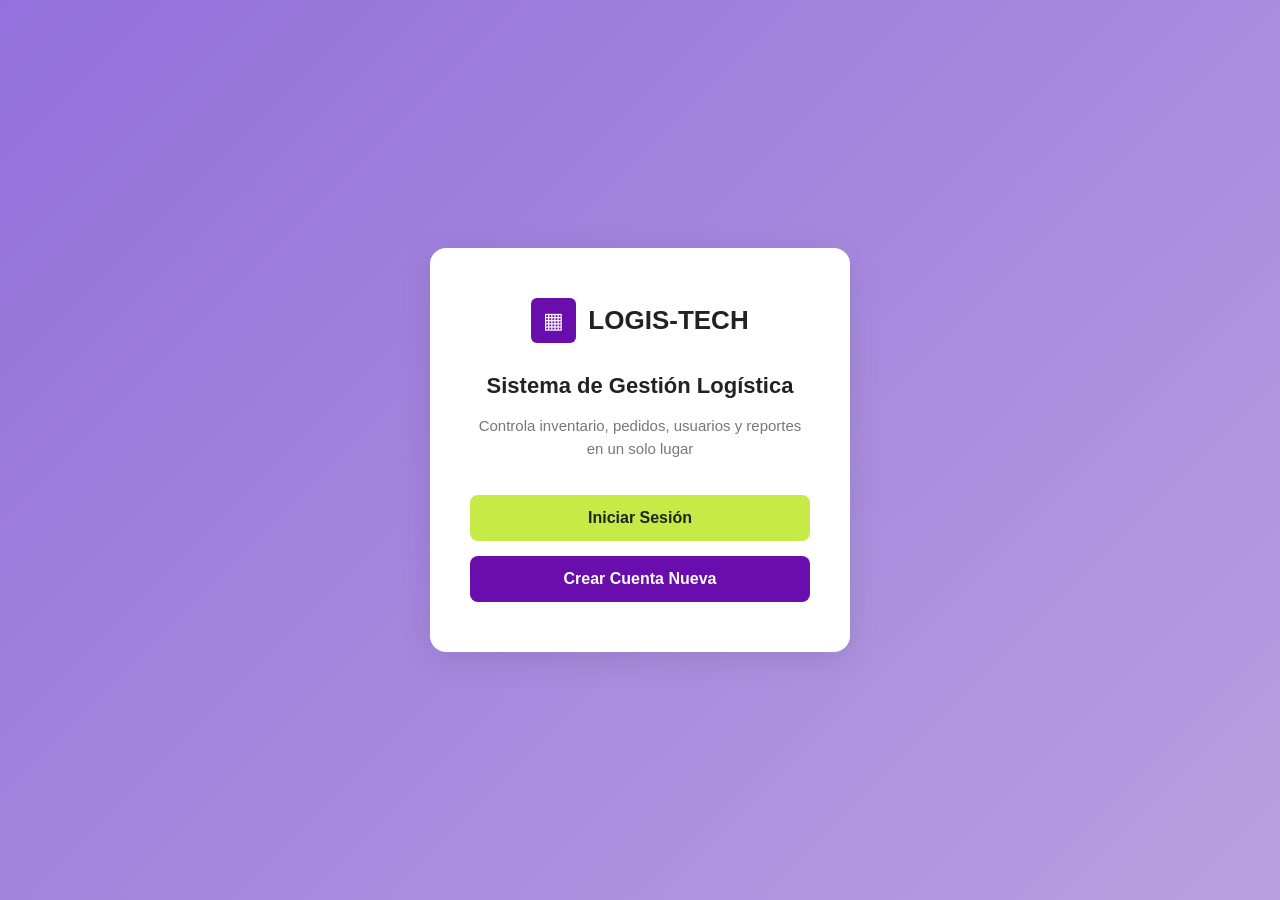
<file: index.html>
<!DOCTYPE html>
<html lang="es">
<head>
    <meta charset="UTF-8">
    <meta name="viewport" content="width=device-width, initial-scale=1.0">
    <title>LOGIS-TECH | Inicio</title>
    <link rel="stylesheet" href="styles.css">
    <style>
        /* SOLO para esta pantalla — NO afecta otras */
        .contenedor-centro {
            background: linear-gradient(135deg, #9370DB 0%, #B8A0E0 100%) !important;
        }

        .tarjeta-inicio {
            background: #FFFFFF;
            padding: 50px 40px;
            border-radius: 16px;
            box-shadow: 0 8px 32px rgba(0, 0, 0, 0.1);
            width: 100%;
            max-width: 420px;
            text-align: center;
        }

        .logo-contenedor {
            display: flex;
            align-items: center;
            justify-content: center;
            gap: 12px;
            margin-bottom: 25px;
        }

        .logo-icono {
            width: 45px;
            height: 45px;
            background: #6A0DAD;
            border-radius: 6px;
            display: flex;
            align-items: center;
            justify-content: center;
            color: white;
            font-size: 22px;
        }

        .logo-texto {
            font-size: 26px;
            font-weight: 700;
            color: #222;
        }

        h2 {
            font-size: 22px;
            color: #222;
            margin-bottom: 12px;
            font-weight: 600;
        }

        .descripcion {
            color: #777;
            font-size: 15px;
            margin-bottom: 35px;
            line-height: 1.5;
        }

        .btn-verde-inicio {
            width: 100%;
            padding: 14px;
            background: #C7EA46;
            color: #222;
            border: none;
            border-radius: 8px;
            font-size: 16px;
            font-weight: 600;
            cursor: pointer;
            margin-bottom: 15px;
            transition: opacity 0.2s;
        }

        .btn-verde-inicio:hover {
            opacity: 0.95;
        }

        .btn-morado-inicio {
            width: 100%;
            padding: 14px;
            background: #6A0DAD;
            color: white;
            border: none;
            border-radius: 8px;
            font-size: 16px;
            font-weight: 600;
            cursor: pointer;
            transition: opacity 0.2s;
        }

        .btn-morado-inicio:hover {
            opacity: 0.95;
        }
    </style>
</head>
<body>
    <div class="contenedor-centro">
        <div class="tarjeta-inicio">
            <!-- Logo igual al de Iniciar Sesión -->
            <div class="logo-contenedor">
                <div class="logo-icono">▦</div>
                <span class="logo-texto">LOGIS-TECH</span>
            </div>

            <h2>Sistema de Gestión Logística</h2>
            <p class="descripcion">Controla inventario, pedidos, usuarios y reportes en un solo lugar</p>

            <button class="btn-verde-inicio" onclick="window.location.href='login.html'">Iniciar Sesión</button>
            <button class="btn-morado-inicio" onclick="window.location.href='registro.html'">Crear Cuenta Nueva</button>
        </div>
    </div>
</body>
</html>
</file>
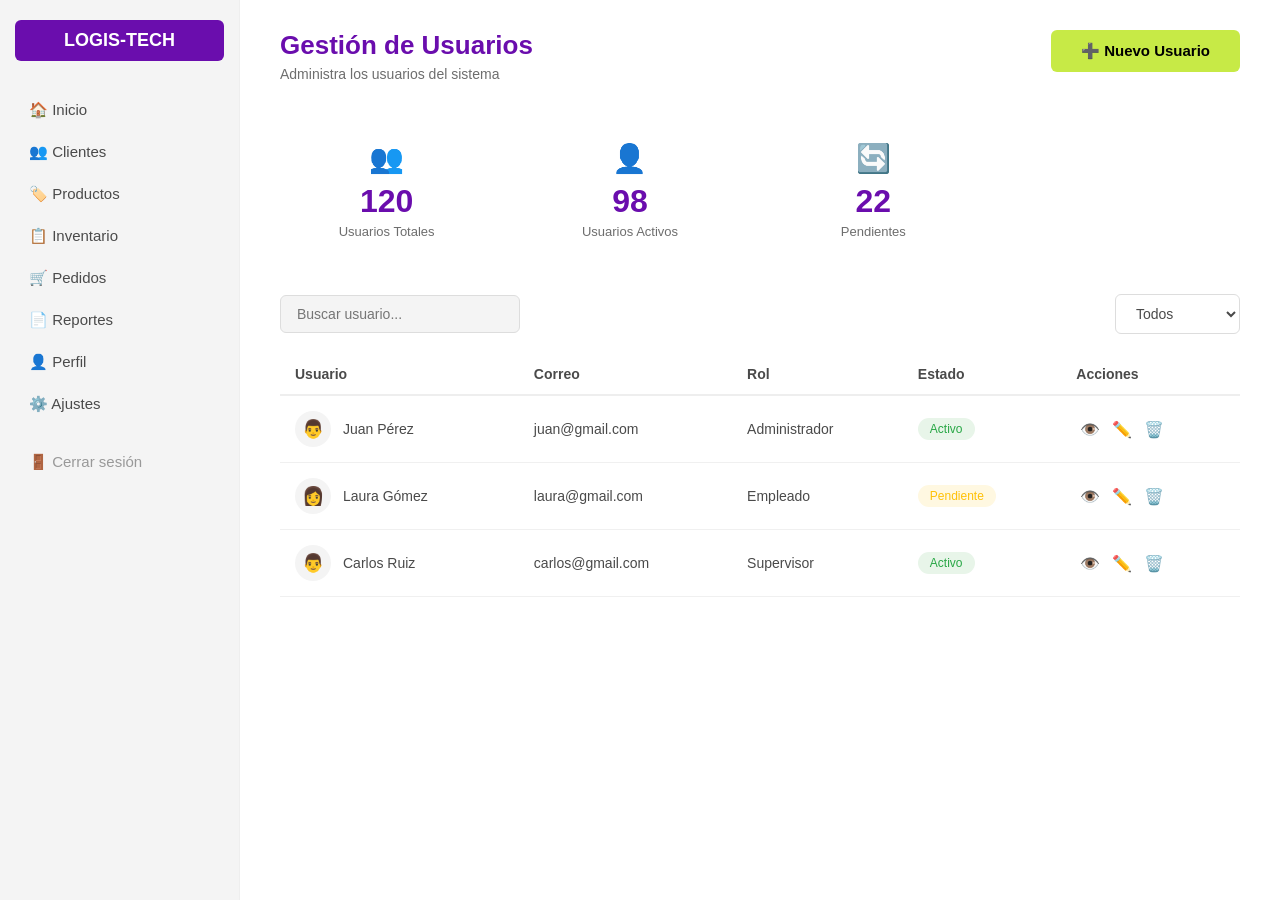
<file: clientes.html>
<!DOCTYPE html>
<html lang="es">
<head>
    <meta charset="UTF-8">
    <meta name="viewport" content="width=device-width, initial-scale=1.0">
    <title>Usuarios | LOGIS-TECH</title>
    <style>
        /* ======================================================
           🎨 COLORES ORIGINALES DEL PROYECTO — TAL CUAL LA TABLA
           ====================================================== */
        :root {
            --morado-principal: #6A0DAD;      /* Morado principal — logo, menú, títulos */
            --verde-limon: #C7EA46;          /* Verde limón — botones, elemento activo */
            --blanco: #FFFFFF;               /* Fondo principal */
            --gris-claro: #F4F4F4;           /* Tarjetas, formularios */
            --gris-oscuro: #4A4A4A;          /* Texto, elementos secundarios */
            --rojo-suave: #FF6B6B;           /* Mensajes de error / Cancelado */
            /* Colores de estado */
            --color-activo: #28A745;
            --color-pendiente: #FFC107;
            --bg-activo: #E8F5E9;
            --bg-pendiente: #FFF8E1;
        }

        * { margin: 0; padding: 0; box-sizing: border-box; }
        body { 
            background: var(--blanco) !important; 
            font-family: 'Segoe UI', sans-serif; 
            color: var(--gris-oscuro);
        }

        .layout { display: flex; min-height: 100vh; }

        /* ==============================================
           🟣 SIDEBAR — IGUAL A TU DISEÑO
           ============================================== */
        .sidebar {
            width: 240px;
            background: #F4F4F4 !important;
            padding: 20px 15px;
            position: fixed;
            height: 100vh;
            top: 0;
            left: 0;
            border-right: 1px solid #eee;
        }

        .sidebar-logo {
            background: var(--morado-principal) !important;
            color: var(--blanco) !important;
            font-size: 18px;
            font-weight: 700;
            text-align: center;
            padding: 10px;
            margin-bottom: 30px;
            border-radius: 6px;
        }

        .sidebar a {
            display: flex;
            align-items: center;
            gap: 10px;
            padding: 10px 14px;
            color: var(--gris-oscuro);
            text-decoration: none;
            margin: 4px 0;
            border-radius: 6px;
            font-size: 15px;
            transition: all 0.2s ease;
        }

        .sidebar a.activo {
            background: var(--verde-limon) !important;
            color: var(--gris-oscuro) !important;
            font-weight: 700;
        }
    
.sidebar a:hover:not(.activo) {
    background:rgba(106,13,173,0.05);
    color:var(--morado-principal);
      }
        .cerrar-sesion {
            color: #999 !important;
            margin-top: 20px !important;
        }

        /* ==============================================
           📋 CONTENIDO PRINCIPAL
           ============================================== */
        .contenido-principal {
            flex: 1;
            margin-left: 240px;
            padding: 30px 40px;
            background: var(--blanco);
        }

        .cabecera-pagina {
            display: flex;
            justify-content: space-between;
            align-items: flex-start;
            margin-bottom: 40px;
        }

        .titulo-pagina h1 {
            font-size: 26px;
            color: var(--morado-principal);
            margin-bottom: 5px;
            font-weight: 700;
        }

        .titulo-pagina p {
            color: var(--gris-oscuro);
            font-size: 14px;
            opacity: 0.8;
        }

        .btn-nuevo {
            background: var(--verde-limon) !important;
            color: #000000 !important;
            border: none;
            padding: 12px 30px;
            border-radius: 6px;
            font-size: 15px;
            font-weight: 600;
            cursor: pointer;
            display: flex;
            align-items: center;
            gap: 8px;
        }

        /* Tarjetas de estadísticas */
        .tarjetas-estadisticas {
            display: grid;
            grid-template-columns: repeat(3, 1fr);
            gap: 30px;
            margin-bottom: 35px;
            max-width: 700px;
        }

        .tarjeta-estadistica {
            background: var(--blanco);
            padding: 20px;
            border-radius: 12px;
            box-shadow: 0 2px 8px rgba(0,0,0,0,06);
            text-align: center;
        }

        .tarjeta-estadistica .icono {
            font-size: 28px;
            color: var(--morado-principal);
            margin-bottom: 8px;
        }

        .tarjeta-estadistica .numero {
            font-size: 32px;
            font-weight: 700;
            color: var(--morado-principal);
            margin-bottom: 4px;
        }

        .tarjeta-estadistica .etiqueta {
            font-size: 13px;
            color: var(--gris-oscuro);
            opacity: 0.8;
        }

        /* Barra de búsqueda y filtros */
        .barra-superior {
            display: flex;
            justify-content: space-between;
            align-items: center;
            margin-bottom: 20px;
        }

        .buscador {
            padding: 10px 16px;
            border: 1px solid #ddd;
            border-radius: 6px;
            background: var(--gris-claro);
            font-size: 14px;
            width: 240px;
        }

        .filtro {
            padding: 10px 16px;
            border: 1px solid #ddd;
            border-radius: 6px;
            background: var(--blanco);
            font-size: 14px;
            color: var(--gris-oscuro);
        }

        /* Tabla de usuarios */
        .tabla-contenedor {
            width: 100%;
        }

        table { width: 100%; border-collapse: separate; border-spacing: 0; }
        th {
            text-align: left;
            padding: 12px 15px;
            font-size: 14px;
            color: var(--gris-oscuro);
            font-weight: 600;
            border-bottom: 2px solid #eee;
        }
        td {
            padding: 15px;
            font-size: 14px;
            color: var(--gris-oscuro);
            border-bottom: 1px solid #f0f0f0;
            vertical-align: middle;
        }

        /* Columna Usuario — Foto + Nombre */
        .usuario-fila {
            display: flex;
            align-items: center;
            gap: 12px;
        }

        .avatar {
            width: 36px;
            height: 36px;
            border-radius: 50%;
            background: var(--gris-claro);
            display: flex;
            align-items: center;
            justify-content: center;
            font-size: 18px;
            overflow: hidden;
        }

        .avatar img {
            width: 100%;
            height: 100%;
            object-fit: cover;
        }

        /* Badges de Estado */
        .badge {
            padding: 4px 12px;
            border-radius: 12px;
            font-size: 12px;
            font-weight: 500;
            display: inline-block;
        }
        .badge-activo { background: var(--bg-activo); color: var(--color-activo); }
        .badge-pendiente { background: var(--bg-pendiente); color: var(--color-pendiente); }

        /* Acciones */
        .acciones button {
            background: none;
            border: none;
            cursor: pointer;
            font-size: 16px;
            margin: 0 4px;
            color: var(--gris-oscuro);
            transition: color 0.2s;
        }
        .acciones button:hover { color: var(--morado-principal); }
        .acciones .btn-eliminar:hover { color: var(--rojo-suave); }
   </style>
</head>
<body>
    <div class="layout">
        <!-- Sidebar — TODO EL CONTENIDO IGUAL, SOLO COLORES CORREGIDOS -->
         <aside class="sidebar">
            <div class="sidebar-logo">LOGIS-TECH</div>
            <a href="dashboard.html">🏠 Inicio</a>
            <a href="clientes.html">👥 Clientes</a>
            <a href="productos.html">🏷️ Productos</a>
            <a href="inventario.html">📋 Inventario</a>
            <a href="pedidos.html">🛒 Pedidos</a>
            <a href="reportes.html">📄 Reportes</a>
            <a href="perfil.html">👤 Perfil</a>
            <a href="ajustes.html">⚙️ Ajustes</a>
            <a href="login.html" class="cerrar-sesion">🚪 Cerrar sesión</a>
        </aside>

        <!-- ==============================================
             📋 CONTENIDO — IGUAL A TU IMAGEN
             ============================================== -->
        <main class="contenido-principal">
            <!-- Cabecera -->
            <div class="cabecera-pagina">
                <div class="titulo-pagina">
                    <h1>Gestión de Usuarios</h1>
                    <p>Administra los usuarios del sistema</p>
                </div>
                <button class="btn-nuevo">➕ Nuevo Usuario</button>
            </div>

            <!-- Tarjetas de estadísticas -->
            <div class="tarjetas-estadisticas">
                <div class="tarjeta-estadistica">
                    <div class="icono">👥</div>
                    <div class="numero">120</div>
                    <div class="etiqueta">Usuarios Totales</div>
                </div>
                <div class="tarjeta-estadistica">
                    <div class="icono">👤</div>
                    <div class="numero">98</div>
                    <div class="etiqueta">Usuarios Activos</div>
                </div>
                <div class="tarjeta-estadistica">
                    <div class="icono">🔄</div>
                    <div class="numero">22</div>
                    <div class="etiqueta">Pendientes</div>
                </div>
            </div>

            <!-- Buscador + Filtro -->
            <div class="barra-superior">
                <input type="text" class="buscador" placeholder="Buscar usuario...">
                <select class="filtro">
                    <option>Todos</option>
                    <option>Activos</option>
                    <option>Pendientes</option>
                </select>
            </div>

            <!-- Tabla de Usuarios -->
            <div class="tabla-contenedor">
                <table>
                    <thead>
                        <tr>
                            <th>Usuario</th>
                            <th>Correo</th>
                            <th>Rol</th>
                            <th>Estado</th>
                            <th>Acciones</th>
                        </tr>
                    </thead>
                    <tbody>
                        <tr>
                            <td>
                                <div class="usuario-fila">
                                    <div class="avatar">👨</div>
                                    <span>Juan Pérez</span>
                                </div>
                            </td>
                            <td>juan@gmail.com</td>
                            <td>Administrador</td>
                            <td><span class="badge badge-activo">Activo</span></td>
                            <td class="acciones">
                                <button>👁️</button>
                                <button>✏️</button>
                                <button class="btn-eliminar">🗑️</button>
                            </td>
                        </tr>
                        <tr>
                            <td>
                                <div class="usuario-fila">
                                    <div class="avatar">👩</div>
                                    <span>Laura Gómez</span>
                                </div>
                            </td>
                            <td>laura@gmail.com</td>
                            <td>Empleado</td>
                            <td><span class="badge badge-pendiente">Pendiente</span></td>
                            <td class="acciones">
                                <button>👁️</button>
                                <button>✏️</button>
                                <button class="btn-eliminar">🗑️</button>
                            </td>
                        </tr>
                        <tr>
                            <td>
                                <div class="usuario-fila">
                                    <div class="avatar">👨</div>
                                    <span>Carlos Ruiz</span>
                                </div>
                            </td>
                            <td>carlos@gmail.com</td>
                            <td>Supervisor</td>
                            <td><span class="badge badge-activo">Activo</span></td>
                            <td class="acciones">
                                <button>👁️</button>
                                <button>✏️</button>
                                <button class="btn-eliminar">🗑️</button>
                            </td>
                        </tr>
                    </tbody>
                </table>
            </div>
        </main>
    </div>
</body>
</html>
</file>
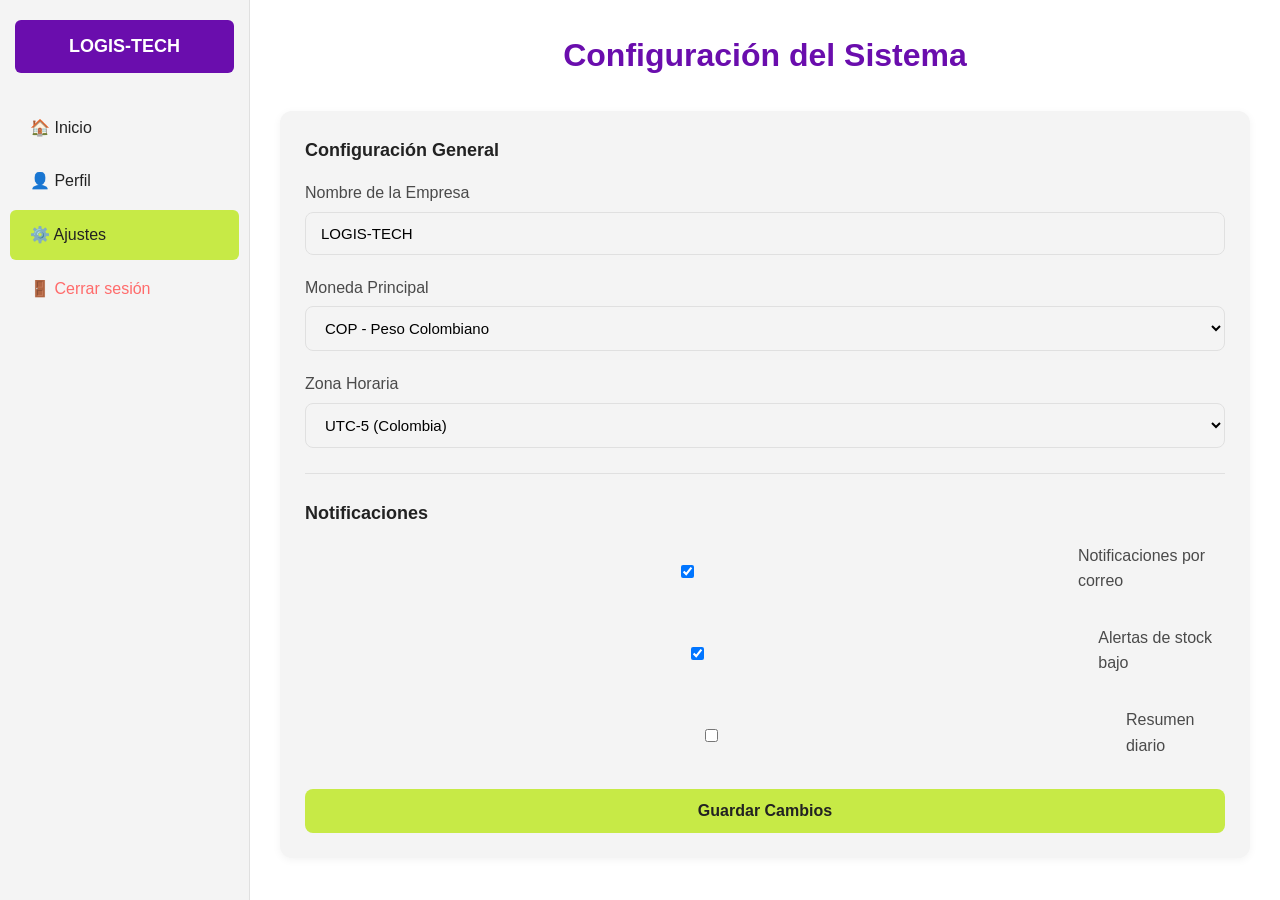
<file: configuracion.html>
<!DOCTYPE html>
<html lang="es">
<head>
    <meta charset="UTF-8">
    <meta name="viewport" content="width=device-width, initial-scale=1.0">
    <title>Configuración | LOGIS-TECH</title>
    <link rel="stylesheet" href="styles.css">
</head>
<body>
    <div class="layout">
        <aside class="sidebar">
            <div class="sidebar-logo">LOGIS-TECH</div>
            <a href="dashboard.html">🏠 Inicio</a>
            <a href="perfil.html">👤 Perfil</a>
            <a href="configuracion.html" class="activo">⚙️ Ajustes</a>
            <a href="login.html" style="color:var(--rojo-suave);">🚪 Cerrar sesión</a>
        </aside>

        <main class="contenido-principal">
            <h1>Configuración del Sistema</h1>
            <div class="tabla-contenedor">
                <h3>Configuración General</h3>
                <form>
                    <div class="grupo-input">
                        <label>Nombre de la Empresa</label>
                        <input type="text" value="LOGIS-TECH">
                    </div>
                    <div class="grupo-input">
                        <label>Moneda Principal</label>
                        <select>
                            <option selected>COP - Peso Colombiano</option>
                            <option>USD - Dólar</option>
                            <option>EUR - Euro</option>
                        </select>
                    </div>
                    <div class="grupo-input">
                        <label>Zona Horaria</label>
                        <select>
                            <option selected>UTC-5 (Colombia)</option>
                            <option>UTC-4</option>
                        </select>
                    </div>
                    <hr>
                    <h3>Notificaciones</h3>
                    <div class="checkbox-grupo">
                        <input type="checkbox" id="notif1" checked>
                        <label for="notif1">Notificaciones por correo</label>
                    </div>
                    <div class="checkbox-grupo">
                        <input type="checkbox" id="notif2" checked>
                        <label for="notif2">Alertas de stock bajo</label>
                    </div>
                    <div class="checkbox-grupo">
                        <input type="checkbox" id="notif3">
                        <label for="notif3">Resumen diario</label>
                    </div>
                    <button type="button" class="btn btn-verde">Guardar Cambios</button>
                </form>
            </div>
        </main>
    </div>
</body>
</html>
</file>
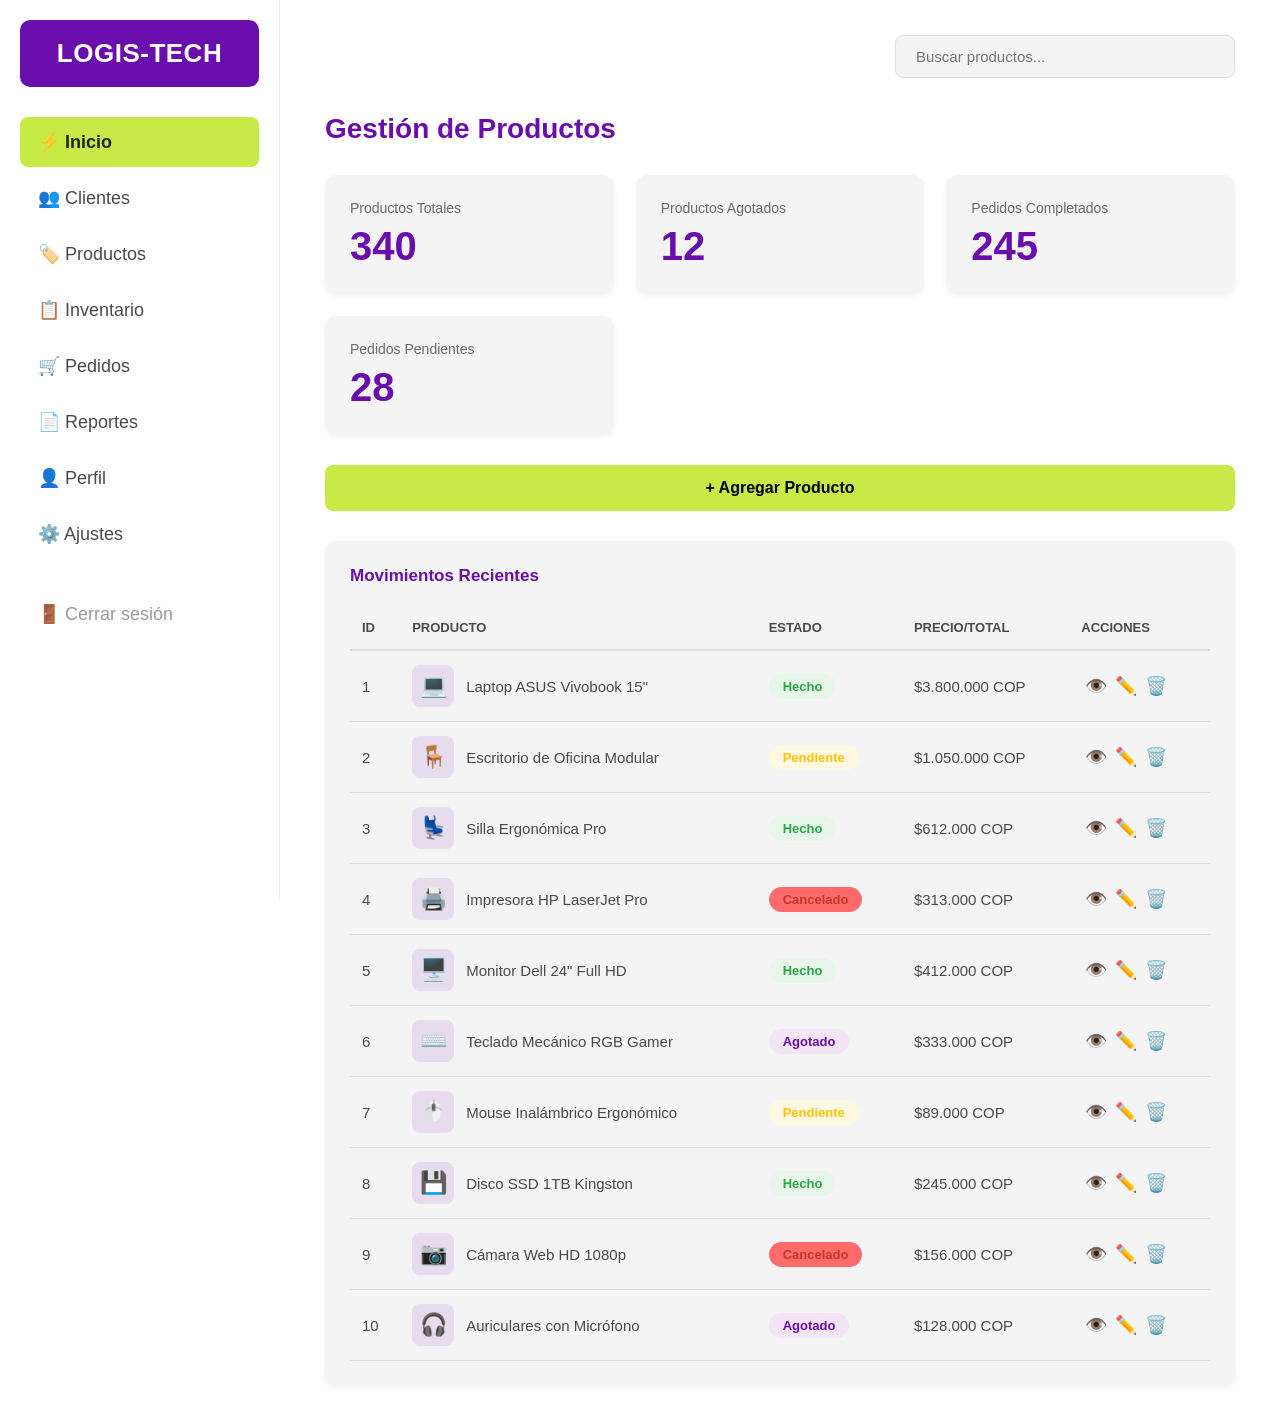
<file: dashboard.html>
<!DOCTYPE html>
<html lang="es">
<head>
    <meta charset="UTF-8">
    <meta name="viewport" content="width=device-width, initial-scale=1.0">
    <title>Dashboard | LOGIS-TECH</title>
    <style>
        /* ======================================================
           🎨 COLORES ORIGINALES DEL PROYECTO + AJUSTES DE IMAGEN
           ====================================================== */
        :root {
            --morado-principal: #6A0DAD;      /* Morado principal — logo, menú */
            --verde-limon: #C7EA46;          /* Verde limón — elemento activo */
            --blanco: #FFFFFF;               /* Fondo principal */
            --gris-claro: #F4F4F4;           /* Tarjetas, formularios */
            --gris-oscuro: #4A4A4A;          /* Texto, elementos secundarios */
            --rojo-suave: #FF6B6B;           /* Mensajes de error / Cancelado */
            --amarillo-activo: #C7EA46 ;      /* Amarillo-verde igual a tu imagen */
            --texto-oscuro: #222222;         /* Texto sobre fondo claro */
            /* Colores por estado */
            --color-hecho: #28A745;
            --color-pendiente: #FFC107;
            --color-agotado: #6A0DAD;
            --bg-hecho: #E8F5E9;
            --bg-pendiente: #FFF8E1;
            --bg-cancelado: #FFEBEE;
            --bg-agotado: #F3E5F5;
        }

        * { margin: 0; padding: 0; box-sizing: border-box; }
        body { 
            background: var(--blanco) !important; 
            font-family: 'Segoe UI', sans-serif; 
            color: var(--gris-oscuro);
        }

        .layout { display: flex; min-height: 100vh; }

        /* ==============================================
           🟣 SIDEBAR — IGUAL A TU IMAGEN
           ============================================== */
        .sidebar {
            width: 280px;
            background: var(--blanco) !important;
            padding: 20px;
            position: fixed;
            height: 100vh;
            top: 0;
            left: 0;
            border-right: 1px solid #eee;
        }

        /* LOGO — Morado con bordes redondeados, letras blancas */
        .sidebar-logo {
            background: var(--morado-principal) !important;
            color: var(--blanco) !important;
            font-size: 26px;
            font-weight: 800;
            text-align: center;
            padding: 18px 10px;
            margin-bottom: 30px;
            border-radius: 10px;
            letter-spacing: 0.5px;
        }

        /* Enlaces del menú — con iconos, igual a tu imagen */
        .sidebar a {
            display: flex;
            align-items: center;
            gap: 14px;
            padding: 14px 18px;
            color: var(--gris-oscuro);
            text-decoration: none;
            margin: 6px 0;
            border-radius: 8px;
            font-size: 18px;
            transition: all 0.2s ease;
        }

        /* ✅ ELEMENTO ACTIVO — AMARILLO/VERDE LIMÓN IGUAL A TU IMAGEN */
        .sidebar a.activo {
            background: var(--amarillo-activo) !important;
            color: var(--texto-oscuro) !important;
            font-weight: 600;
        }

        .sidebar a:hover:not(.activo) {
            background: rgba(106, 13, 173, 0.05);
        }

        .cerrar-sesion {
            color: #999 !important;
            margin-top: 30px !important;
        }

        /* Contenido principal — Fondo blanco */
        .contenido-principal {
            flex: 1;
            margin-left: 280px;
            padding: 35px 45px;
            background: var(--blanco);
        }

        .cabecera {
            display: flex;
            justify-content: flex-end;
            margin-bottom: 35px;
        }

        .buscador {
            padding: 12px 20px;
            border: 1px solid #ddd;
            border-radius: 8px;
            background: var(--gris-claro);
            font-size: 15px;
            width: 340px;
        }

        h1 {
            font-size: 28px;
            color: var(--morado-principal);
            margin-bottom: 30px;
            font-weight: 700;
        }

        /* Tarjetas — Fondo gris claro #F4F4F4 */
        .tarjetas {
            display: grid;
            grid-template-columns: repeat(auto-fit, minmax(240px, 1fr));
            gap: 22px;
            margin-bottom: 30px;
        }

        .tarjeta {
            background: var(--gris-claro);
            padding: 25px;
            border-radius: 12px;
            box-shadow: 0 2px 6px rgba(0,0,0,0.06);
        }

        .tarjeta p {
            color: var(--gris-oscuro);
            font-size: 14px;
            margin-bottom: 8px;
            opacity: 0.8;
        }

        .tarjeta h3 {
            font-size: 40px;
            color: var(--morado-principal);
            font-weight: 800;
        }

        /* Botón — VERDE LIMÓN */
        .btn-agregar {
            width: 100%;
            background: var(--verde-limon) !important;
            color: #000000 !important;
            border: none;
            padding: 14px;
            border-radius: 8px;
            font-size: 16px;
            font-weight: 700;
            cursor: pointer;
            margin-bottom: 30px;
            transition: all 0.2s;
        }

        .btn-agregar:hover {
            background: #b8d93d !important;
        }

        /* Tabla — Fondo gris claro */
        .tabla-contenedor {
            background: var(--gris-claro);
            padding: 25px;
            border-radius: 12px;
            box-shadow: 0 2px 6px rgba(0,0,0,0.06);
        }

        .tabla-cabecera {
            display: flex;
            justify-content: space-between;
            align-items: center;
            margin-bottom: 20px;
        }

        .tabla-cabecera h3 {
            font-size: 17px;
            color: var(--morado-principal);
            font-weight: 700;
        }

        table { width: 100%; border-collapse: collapse; }
        th {
            text-align: left;
            padding: 14px 12px;
            font-size: 13px;
            color: var(--gris-oscuro);
            font-weight: 600;
            border-bottom: 2px solid #ddd;
        }
        td {
            padding: 14px 12px;
            font-size: 15px;
            color: var(--gris-oscuro);
            border-bottom: 1px solid #ddd;
        }

        /* Producto con icono */
        .producto-con-icono {
            display: flex;
            align-items: center;
            gap: 12px;
        }

        .icono-producto {
            width: 42px;
            height: 42px;
            border-radius: 8px;
            background: rgba(106, 13, 173, 0.1);
            display: flex;
            align-items: center;
            justify-content: center;
            font-size: 22px;
            flex-shrink: 0;
        }

        /* Badges por estado */
        .badge {
            padding: 5px 14px;
            border-radius: 20px;
            font-size: 13px;
            font-weight: 600;
            display: inline-block;
        }
        .badge-hecho { background: var(--bg-hecho); color: var(--color-hecho); }
        .badge-pendiente { background: var(--bg-pendiente); color: var(--color-pendiente); }
        .badge-cancelado { background: var(--rojo-suave); color: #C0392B; }
        .badge-agotado { background: var(--bg-agotado); color: var(--morado-principal); }

        .acciones button {
            background: none;
            border: none;
            cursor: pointer;
            font-size: 18px;
            margin: 0 4px;
            color: var(--gris-oscuro);
            transition: color 0.2s;
        }
        .acciones button:hover { color: var(--morado-principal); }
   </style>
</head>
<body>
    <div class="layout">
        <!-- Sidebar — TODO EL CONTENIDO IGUAL, SOLO COLORES CORREGIDOS -->
        <aside class="sidebar">
            <div class="sidebar-logo">LOGIS-TECH</div>
            <a href="dashboard.html" class="activo">⚡ Inicio</a>
            <a href="clientes.html">👥 Clientes</a>
            <a href="productos.html">🏷️ Productos</a>
            <a href="inventario.html">📋 Inventario</a>
            <a href="pedidos.html">🛒 Pedidos</a>
            <a href="reportes.html">📄 Reportes</a>
            <a href="perfil.html">👤 Perfil</a>
            <a href="ajustes.html">⚙️ Ajustes</a>
            <a href="login.html" class="cerrar-sesion">🚪 Cerrar sesión</a>
        </aside>

        <!-- Contenido Principal -->
        <main class="contenido-principal">
            <div class="cabecera">
                <input type="text" class="buscador" placeholder="Buscar productos...">
            </div>

            <h1>Gestión de Productos</h1>

            <!-- Tarjetas -->
            <div class="tarjetas">
                <div class="tarjeta">
                    <p>Productos Totales</p>
                    <h3>340</h3>
                </div>
                <div class="tarjeta">
                    <p>Productos Agotados</p>
                    <h3>12</h3>
                </div>
                <div class="tarjeta">
                    <p>Pedidos Completados</p>
                    <h3>245</h3>
                </div>
                <div class="tarjeta">
                    <p>Pedidos Pendientes</p>
                    <h3>28</h3>
                </div>
            </div>

            <button class="btn-agregar">+ Agregar Producto</button>

            <!-- Tabla con iconos de cada producto -->
            <div class="tabla-contenedor">
                <div class="tabla-cabecera">
                    <h3>Movimientos Recientes</h3>
                </div>
                <table>
                    <thead>
                        <tr>
                            <th>ID</th>
                            <th>PRODUCTO</th>
                            <th>ESTADO</th>
                            <th>PRECIO/TOTAL</th>
                            <th>ACCIONES</th>
                        </tr>
                    </thead>
                    <tbody>
                        <tr>
                            <td>1</td>
                            <td><div class="producto-con-icono"><span class="icono-producto">💻</span><span>Laptop ASUS Vivobook 15"</span></div></td>
                            <td><span class="badge badge-hecho">Hecho</span></td>
                            <td>$3.800.000 COP</td>
                            <td class="acciones"><button>👁️</button><button>✏️</button><button>🗑️</button></td>
                        </tr>
                        <tr>
                            <td>2</td>
                            <td><div class="producto-con-icono"><span class="icono-producto">🪑</span><span>Escritorio de Oficina Modular</span></div></td>
                            <td><span class="badge badge-pendiente">Pendiente</span></td>
                            <td>$1.050.000 COP</td>
                            <td class="acciones"><button>👁️</button><button>✏️</button><button>🗑️</button></td>
                        </tr>
                        <tr>
                            <td>3</td>
                            <td><div class="producto-con-icono"><span class="icono-producto">💺</span><span>Silla Ergonómica Pro</span></div></td>
                            <td><span class="badge badge-hecho">Hecho</span></td>
                            <td>$612.000 COP</td>
                            <td class="acciones"><button>👁️</button><button>✏️</button><button>🗑️</button></td>
                        </tr>
                        <tr>
                            <td>4</td>
                            <td><div class="producto-con-icono"><span class="icono-producto">🖨️</span><span>Impresora HP LaserJet Pro</span></div></td>
                            <td><span class="badge badge-cancelado">Cancelado</span></td>
                            <td>$313.000 COP</td>
                            <td class="acciones"><button>👁️</button><button>✏️</button><button>🗑️</button></td>
                        </tr>
                        <tr>
                            <td>5</td>
                            <td><div class="producto-con-icono"><span class="icono-producto">🖥️</span><span>Monitor Dell 24" Full HD</span></div></td>
                            <td><span class="badge badge-hecho">Hecho</span></td>
                            <td>$412.000 COP</td>
                            <td class="acciones"><button>👁️</button><button>✏️</button><button>🗑️</button></td>
                        </tr>
                        <tr>
                            <td>6</td>
                            <td><div class="producto-con-icono"><span class="icono-producto">⌨️</span><span>Teclado Mecánico RGB Gamer</span></div></td>
                            <td><span class="badge badge-agotado">Agotado</span></td>
                            <td>$333.000 COP</td>
                            <td class="acciones"><button>👁️</button><button>✏️</button><button>🗑️</button></td>
                        </tr>
                        <tr>
                            <td>7</td>
                            <td><div class="producto-con-icono"><span class="icono-producto">🖱️</span><span>Mouse Inalámbrico Ergonómico</span></div></td>
                            <td><span class="badge badge-pendiente">Pendiente</span></td>
                            <td>$89.000 COP</td>
                            <td class="acciones"><button>👁️</button><button>✏️</button><button>🗑️</button></td>
                        </tr>
                        <tr>
                            <td>8</td>
                            <td><div class="producto-con-icono"><span class="icono-producto">💾</span><span>Disco SSD 1TB Kingston</span></div></td>
                            <td><span class="badge badge-hecho">Hecho</span></td>
                            <td>$245.000 COP</td>
                            <td class="acciones"><button>👁️</button><button>✏️</button><button>🗑️</button></td>
                        </tr>
                        <tr>
                            <td>9</td>
                            <td><div class="producto-con-icono"><span class="icono-producto">📷</span><span>Cámara Web HD 1080p</span></div></td>
                            <td><span class="badge badge-cancelado">Cancelado</span></td>
                            <td>$156.000 COP</td>
                            <td class="acciones"><button>👁️</button><button>✏️</button><button>🗑️</button></td>
                        </tr>
                        <tr>
                            <td>10</td>
                            <td><div class="producto-con-icono"><span class="icono-producto">🎧</span><span>Auriculares con Micrófono</span></div></td>
                            <td><span class="badge badge-agotado">Agotado</span></td>
                            <td>$128.000 COP</td>
                            <td class="acciones"><button>👁️</button><button>✏️</button><button>🗑️</button></td>
                        </tr>
                    </tbody>
                </table>
            </div>
        </main>
    </div>
</body>
</html>
</file>
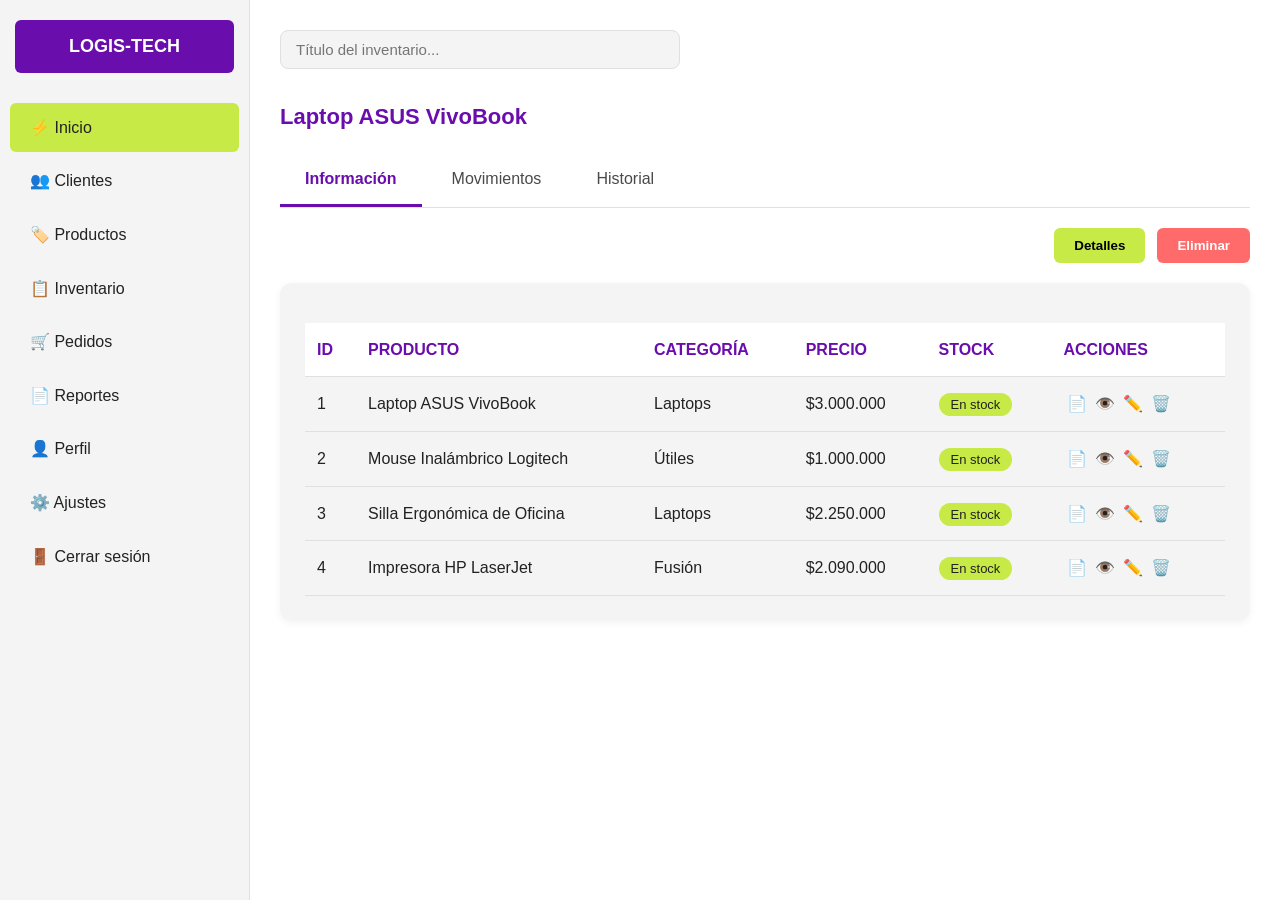
<file: inventario.html>
<!DOCTYPE html>
<html lang="es">
<head>
    <meta charset="UTF-8">
    <meta name="viewport" content="width=device-width, initial-scale=1.0">
    <title>Inventario | LOGIS-TECH</title>
    <link rel="stylesheet" href="styles.css">
</head>
<body>
    <div class="layout">
        <!-- Sidebar — TODO EL CONTENIDO IGUAL, SOLO COLORES CORREGIDOS -->
        <aside class="sidebar">
            <div class="sidebar-logo">LOGIS-TECH</div>
            <a href="dashboard.html" class="activo">⚡ Inicio</a>
            <a href="clientes.html">👥 Clientes</a>
            <a href="productos.html">🏷️ Productos</a>
            <a href="inventario.html">📋 Inventario</a>
            <a href="pedidos.html">🛒 Pedidos</a>
            <a href="reportes.html">📄 Reportes</a>
            <a href="perfil.html">👤 Perfil</a>
            <a href="ajustes.html">⚙️ Ajustes</a>
            <a href="login.html" class="cerrar-sesion">🚪 Cerrar sesión</a>
        </aside>

        <main class="contenido-principal">
            <div class="cabecera">
                <input type="text" class="buscador" placeholder="Título del inventario..." style="width:100%; max-width:400px;">
            </div>

            <h2>Laptop ASUS VivoBook</h2>

            <div class="pestañas">
                <div class="pestaña activa">Información</div>
                <div class="pestaña">Movimientos</div>
                <div class="pestaña">Historial</div>
            </div>

            <div class="tabla-acciones-superior">
                <button class="btn-accion" style="background:var(--verde-limon);">Detalles</button>
                <button class="btn-accion" style="background:var(--rojo-suave); color:white;">Eliminar</button>
            </div>

            <div class="tabla-contenedor">
                <table>
                    <thead>
                        <tr>
                            <th>ID</th>
                            <th>PRODUCTO</th>
                            <th>CATEGORÍA</th>
                            <th>PRECIO</th>
                            <th>STOCK</th>
                            <th>ACCIONES</th>
                        </tr>
                    </thead>
                    <tbody>
                        <tr>
                            <td>1</td>
                            <td>Laptop ASUS VivoBook</td>
                            <td>Laptops</td>
                            <td>$3.000.000</td>
                            <td><span class="badge badge-stock">En stock</span></td>
                            <td class="acciones"><button>📄</button><button>👁️</button><button>✏️</button><button>🗑️</button></td>
                        </tr>
                        <tr>
                            <td>2</td>
                            <td>Mouse Inalámbrico Logitech</td>
                            <td>Útiles</td>
                            <td>$1.000.000</td>
                            <td><span class="badge badge-stock">En stock</span></td>
                            <td class="acciones"><button>📄</button><button>👁️</button><button>✏️</button><button>🗑️</button></td>
                        </tr>
                        <tr>
                            <td>3</td>
                            <td>Silla Ergonómica de Oficina</td>
                            <td>Laptops</td>
                            <td>$2.250.000</td>
                            <td><span class="badge badge-stock">En stock</span></td>
                            <td class="acciones"><button>📄</button><button>👁️</button><button>✏️</button><button>🗑️</button></td>
                        </tr>
                        <tr>
                            <td>4</td>
                            <td>Impresora HP LaserJet</td>
                            <td>Fusión</td>
                            <td>$2.090.000</td>
                            <td><span class="badge badge-stock">En stock</span></td>
                            <td class="acciones"><button>📄</button><button>👁️</button><button>✏️</button><button>🗑️</button></td>
                        </tr>
                    </tbody>
                </table>
            </div>
        </main>
    </div>
</body>
</html>
</file>
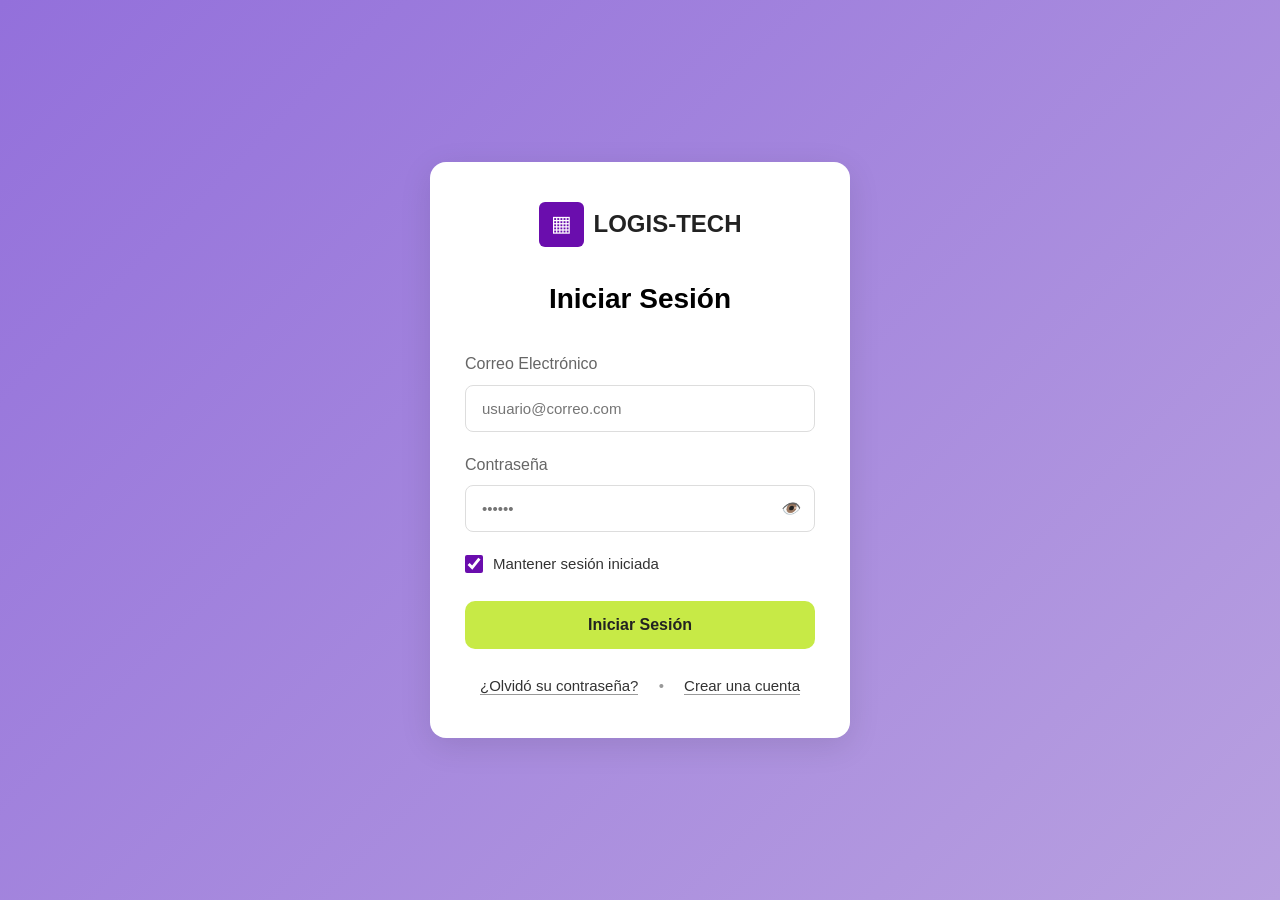
<file: login.html>
<!DOCTYPE html>
<html lang="es">
<head>
    <meta charset="UTF-8">
    <meta name="viewport" content="width=device-width, initial-scale=1.0">
    <title>Iniciar Sesión | LOGIS-TECH</title>
    <link rel="stylesheet" href="styles.css">
    <style>
        /* Solo ajustes de esta pantalla — NO afecta otras pantallas */
        .contenedor-centro {
            background: linear-gradient(135deg, #9370DB 0%, #B8A0E0 100%) !important;
        }

        .checkbox-grupo {
            display: flex !important;
            align-items: center !important;
            gap: 10px !important;
            margin-bottom: 25px !important;
            color: #333 !important;
            font-size: 15px !important;
        }

        .checkbox-grupo input[type="checkbox"] {
            width: 18px !important;
            height: 18px !important;
            accent-color: #6A0DAD !important;
            cursor: pointer !important;
            margin: 0 !important;
        }

        .checkbox-grupo label {
            margin: 0 !important;
            cursor: pointer !important;
            color: #333 !important;
            font-weight: normal !important;
        }

        .tarjeta-auth {
            box-shadow: 0 8px 32px rgba(0, 0, 0, 0.1) !important;
        }

        .input-contrasena {
            position: relative;
        }

        .input-contrasena i {
            position: absolute;
            right: 15px;
            top: 50%;
            transform: translateY(-50%);
            color: #999;
            cursor: pointer;
        }
    </style>
</head>
<body>
    <div class="contenedor-centro">
        <div class="tarjeta-auth">
            <!-- LOGIS-TECH -->
            <div style="text-align: center; margin-bottom: 30px;">
                <div style="display: inline-flex; align-items: center; gap: 10px;">
                    <div style="width: 45px; height: 45px; background: #6A0DAD; border-radius: 6px; display: flex; align-items: center; justify-content: center; color: white; font-size: 22px;">
                        ▦
                    </div>
                    <span style="font-size: 24px; font-weight: 600; color: #222;">LOGIS-TECH</span>
                </div>
            </div>

            <h1 style="color: #000; font-size: 28px; margin-bottom: 30px; font-weight: 600;">Iniciar Sesión</h1>

            <form>
                <!-- Correo Electrónico -->
                <div class="grupo-input">
                    <label style="color: #666; font-weight: 500; margin-bottom: 8px;">Correo Electrónico</label>
                    <input type="email" placeholder="usuario@correo.com" required style="border-radius: 8px; border: 1px solid #ddd; padding: 14px 16px; font-size: 15px; background: #fff;">
                </div>

                <!-- Contraseña con ícono de ojo -->
                <div class="grupo-input">
                    <label style="color: #666; font-weight: 500; margin-bottom: 8px;">Contraseña</label>
                    <div class="input-contrasena">
                        <input type="password" placeholder="••••••" required id="clave" style="border-radius: 8px; border: 1px solid #ddd; padding: 14px 16px; font-size: 15px; background: #fff; padding-right: 45px;">
                        <i onclick="mostrarContrasena()" id="ojo">👁️</i>
                    </div>
                </div>

                <!-- Mantener sesión iniciada — CORREGIDO -->
                <div class="checkbox-grupo">
                    <input type="checkbox" id="recordar" checked>
                    <label for="recordar">Mantener sesión iniciada</label>
                </div>

                <!-- Botón verde limón -->
                <button type="button" class="btn" style="background: #C7EA46; color: #222; font-weight: 600; font-size: 16px; padding: 15px; border-radius: 10px; border: none; cursor: pointer;" onclick="window.location.href='dashboard.html'">
                    Iniciar Sesión
                </button>
            </form>

            <!-- Enlaces inferiores -->
            <div class="enlaces" style="margin-top: 25px; font-size: 15px;">
                <a href="recuperar.html" style="color: #333; text-decoration: none; border-bottom: 1px solid #999;">¿Olvidó su contraseña?</a>
                <span style="color: #999; margin: 0 8px;">•</span>
                <a href="registro.html" style="color: #333; text-decoration: none; border-bottom: 1px solid #999;">Crear una cuenta</a>
            </div>
        </div>
    </div>

    <!-- Script para mostrar/ocultar contraseña -->
    <script>
        function mostrarContrasena() {
            const input = document.getElementById('clave');
            const ojo = document.getElementById('ojo');
            if (input.type === 'password') {
                input.type = 'text';
                ojo.textContent = '🙈';
            } else {
                input.type = 'password';
                ojo.textContent = '👁️';
            }
        }
    </script>
</body>
</html>
</file>
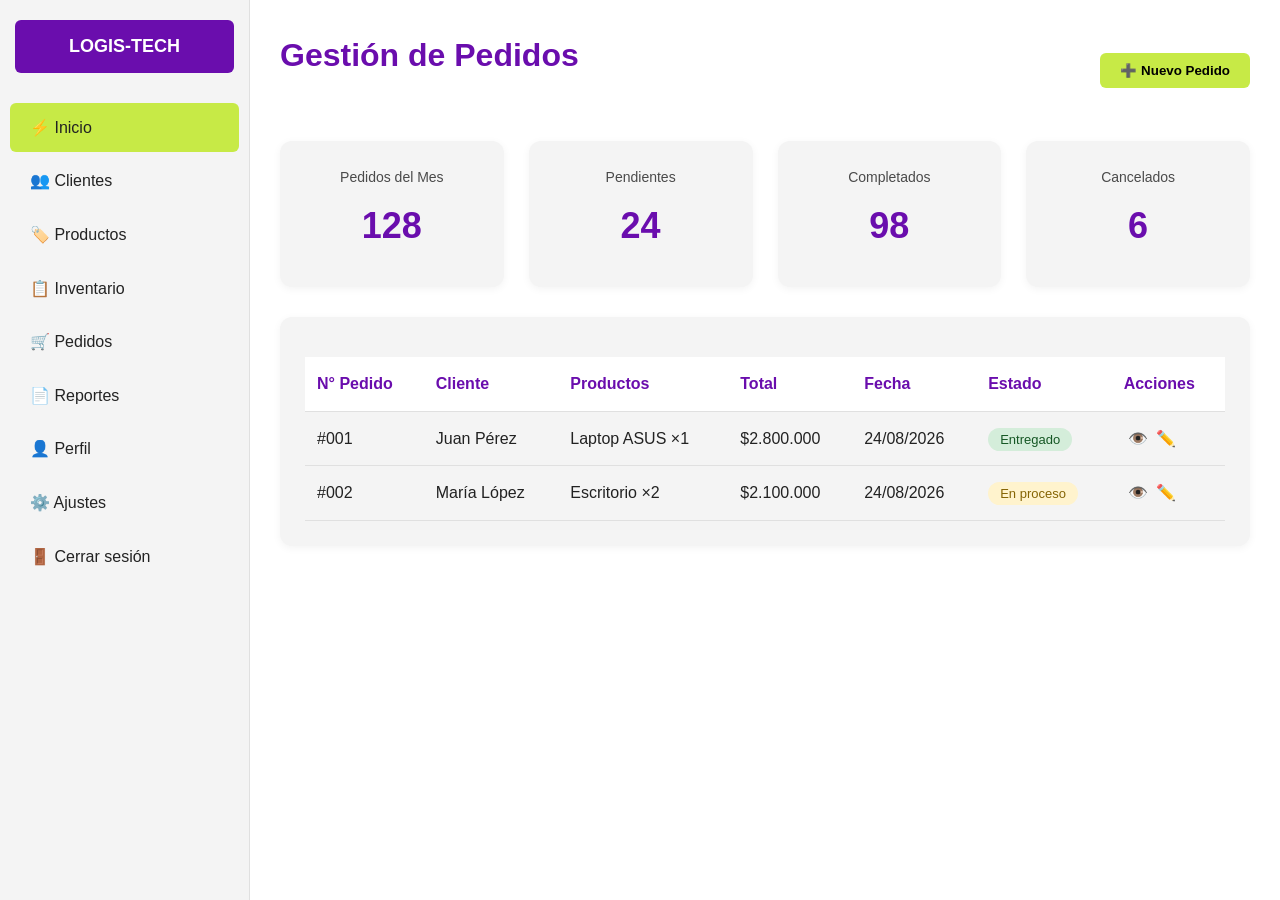
<file: pedidos.html>
<!DOCTYPE html>
<html lang="es">
<head>
    <meta charset="UTF-8">
    <meta name="viewport" content="width=device-width, initial-scale=1.0">
    <title>Pedidos | LOGIS-TECH</title>
    <link rel="stylesheet" href="styles.css">
</head>
<body>
    <div class="layout">
        <!-- Sidebar — TODO EL CONTENIDO IGUAL, SOLO COLORES CORREGIDOS -->
        <aside class="sidebar">
            <div class="sidebar-logo">LOGIS-TECH</div>
            <a href="dashboard.html" class="activo">⚡ Inicio</a>
            <a href="clientes.html">👥 Clientes</a>
            <a href="productos.html">🏷️ Productos</a>
            <a href="inventario.html">📋 Inventario</a>
            <a href="pedidos.html">🛒 Pedidos</a>
            <a href="reportes.html">📄 Reportes</a>
            <a href="perfil.html">👤 Perfil</a>
            <a href="ajustes.html">⚙️ Ajustes</a>
            <a href="login.html" class="cerrar-sesion">🚪 Cerrar sesión</a>
        </aside>

        <main class="contenido-principal">
            <div class="cabecera">
                <h1>Gestión de Pedidos</h1>
                <button class="btn-accion" style="background:var(--verde-limon);">➕ Nuevo Pedido</button>
            </div>

            <div class="tarjetas">
                <div class="tarjeta"><p>Pedidos del Mes</p><h3>128</h3></div>
                <div class="tarjeta"><p>Pendientes</p><h3>24</h3></div>
                <div class="tarjeta"><p>Completados</p><h3>98</h3></div>
                <div class="tarjeta"><p>Cancelados</p><h3>6</h3></div>
            </div>

            <div class="tabla-contenedor">
                <table>
                    <thead>
                        <tr>
                            <th>N° Pedido</th>
                            <th>Cliente</th>
                            <th>Productos</th>
                            <th>Total</th>
                            <th>Fecha</th>
                            <th>Estado</th>
                            <th>Acciones</th>
                        </tr>
                    </thead>
                    <tbody>
                        <tr>
                            <td>#001</td>
                            <td>Juan Pérez</td>
                            <td>Laptop ASUS ×1</td>
                            <td>$2.800.000</td>
                            <td>24/08/2026</td>
                            <td><span class="badge badge-exito">Entregado</span></td>
                            <td class="acciones"><button>👁️</button><button>✏️</button></td>
                        </tr>
                        <tr>
                            <td>#002</td>
                            <td>María López</td>
                            <td>Escritorio ×2</td>
                            <td>$2.100.000</td>
                            <td>24/08/2026</td>
                            <td><span class="badge badge-pendiente">En proceso</span></td>
                            <td class="acciones"><button>👁️</button><button>✏️</button></td>
                        </tr>
                    </tbody>
                </table>
            </div>
        </main>
    </div>
</body>
</html>
</file>
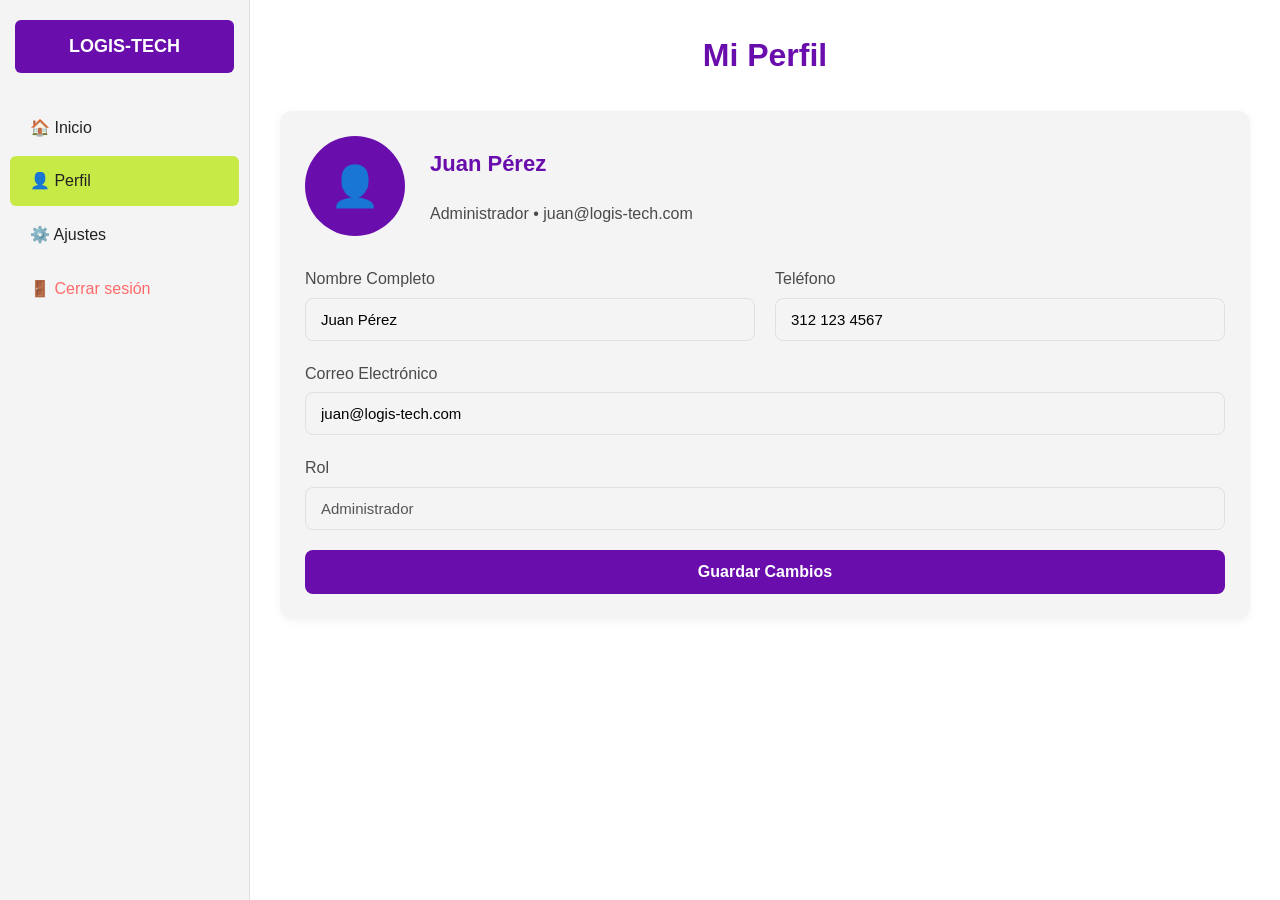
<file: perfi.htm>
<!DOCTYPE html>
<html lang="es">
<head>
    <meta charset="UTF-8">
    <meta name="viewport" content="width=device-width, initial-scale=1.0">
    <title>Perfil | LOGIS-TECH</title>
    <link rel="stylesheet" href="styles.css">
</head>
<body>
    <div class="layout">
        <aside class="sidebar">
            <div class="sidebar-logo">LOGIS-TECH</div>
            <a href="dashboard.html">🏠 Inicio</a>
            <a href="perfil.html" class="activo">👤 Perfil</a>
            <a href="configuracion.html">⚙️ Ajustes</a>
            <a href="login.html" style="color:var(--rojo-suave);">🚪 Cerrar sesión</a>
        </aside>

        <main class="contenido-principal">
            <h1>Mi Perfil</h1>
            <div class="tabla-contenedor">
                <div style="display:flex; align-items:center; gap:25px; margin-bottom:30px; flex-wrap:wrap;">
                    <div style="width:100px; height:100px; background:var(--morado); border-radius:50%; display:flex; align-items:center; justify-content:center; font-size:40px; color:white;">👤</div>
                    <div>
                        <h2>Juan Pérez</h2>
                        <p style="color:var(--gris-oscuro);">Administrador • juan@logis-tech.com</p>
                    </div>
                </div>
                <form>
                    <div class="fila-doble">
                        <div class="grupo-input">
                            <label>Nombre Completo</label>
                            <input type="text" value="Juan Pérez">
                        </div>
                        <div class="grupo-input">
                            <label>Teléfono</label>
                            <input type="tel" value="312 123 4567">
                        </div>
                    </div>
                    <div class="grupo-input">
                        <label>Correo Electrónico</label>
                        <input type="email" value="juan@logis-tech.com">
                    </div>
                    <div class="grupo-input">
                        <label>Rol</label>
                        <input type="text" value="Administrador" disabled>
                    </div>
                    <button type="button" class="btn btn-morado">Guardar Cambios</button>
                </form>
            </div>
        </main>
    </div>
</body>
</html>
</file>
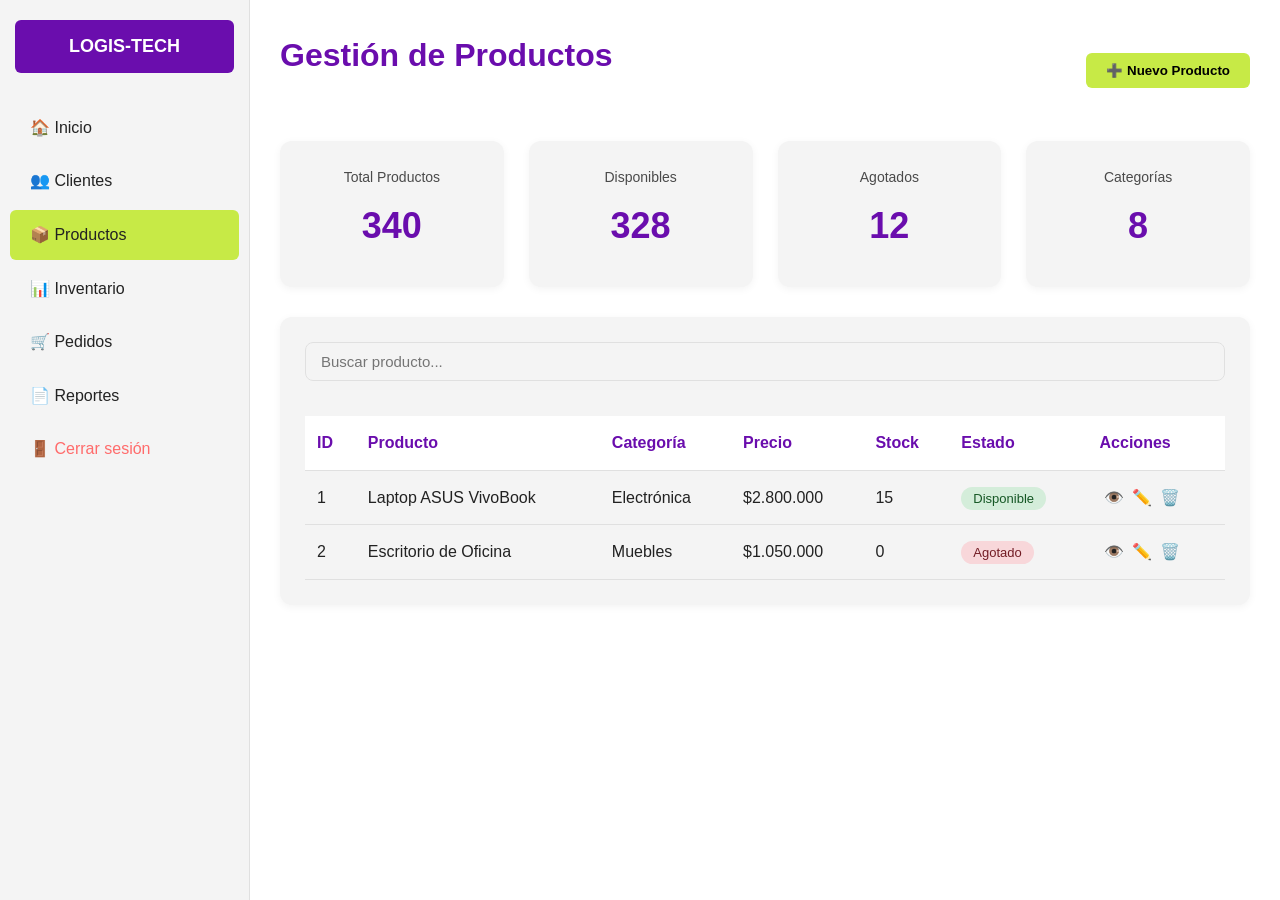
<file: productos.html>
<!DOCTYPE html>
<html lang="es">
<head>
    <meta charset="UTF-8">
    <meta name="viewport" content="width=device-width, initial-scale=1.0">
    <title>Productos | LOGIS-TECH</title>
    <link rel="stylesheet" href="styles.css">
</head>
<body>
    <div class="layout">
        <aside class="sidebar">
            <div class="sidebar-logo">LOGIS-TECH</div>
            <a href="dashboard.html">🏠 Inicio</a>
            <a href="clientes.html">👥 Clientes</a>
            <a href="productos.html" class="activo">📦 Productos</a>
            <a href="inventario.html">📊 Inventario</a>
            <a href="pedidos.html">🛒 Pedidos</a>
            <a href="reportes.html">📄 Reportes</a>
            <a href="login.html" style="color:var(--rojo-suave);">🚪 Cerrar sesión</a>
        </aside>

        <main class="contenido-principal">
            <div class="cabecera">
                <h1>Gestión de Productos</h1>
                <button class="btn-accion" style="background:var(--verde-limon);">➕ Nuevo Producto</button>
            </div>

            <div class="tarjetas">
                <div class="tarjeta"><p>Total Productos</p><h3>340</h3></div>
                <div class="tarjeta"><p>Disponibles</p><h3>328</h3></div>
                <div class="tarjeta"><p>Agotados</p><h3>12</h3></div>
                <div class="tarjeta"><p>Categorías</p><h3>8</h3></div>
            </div>

            <div class="tabla-contenedor">
                <input type="text" class="buscador" placeholder="Buscar producto..." style="margin-bottom:20px; width:100%;">
                <table>
                    <thead>
                        <tr>
                            <th>ID</th>
                            <th>Producto</th>
                            <th>Categoría</th>
                            <th>Precio</th>
                            <th>Stock</th>
                            <th>Estado</th>
                            <th>Acciones</th>
                        </tr>
                    </thead>
                    <tbody>
                        <tr>
                            <td>1</td>
                            <td>Laptop ASUS VivoBook</td>
                            <td>Electrónica</td>
                            <td>$2.800.000</td>
                            <td>15</td>
                            <td><span class="badge badge-exito">Disponible</span></td>
                            <td class="acciones"><button>👁️</button><button>✏️</button><button>🗑️</button></td>
                        </tr>
                        <tr>
                            <td>2</td>
                            <td>Escritorio de Oficina</td>
                            <td>Muebles</td>
                            <td>$1.050.000</td>
                            <td>0</td>
                            <td><span class="badge badge-peligro">Agotado</span></td>
                            <td class="acciones"><button>👁️</button><button>✏️</button><button>🗑️</button></td>
                        </tr>
                    </tbody>
                </table>
            </div>
        </main>
    </div>
</body>
</html>
</file>
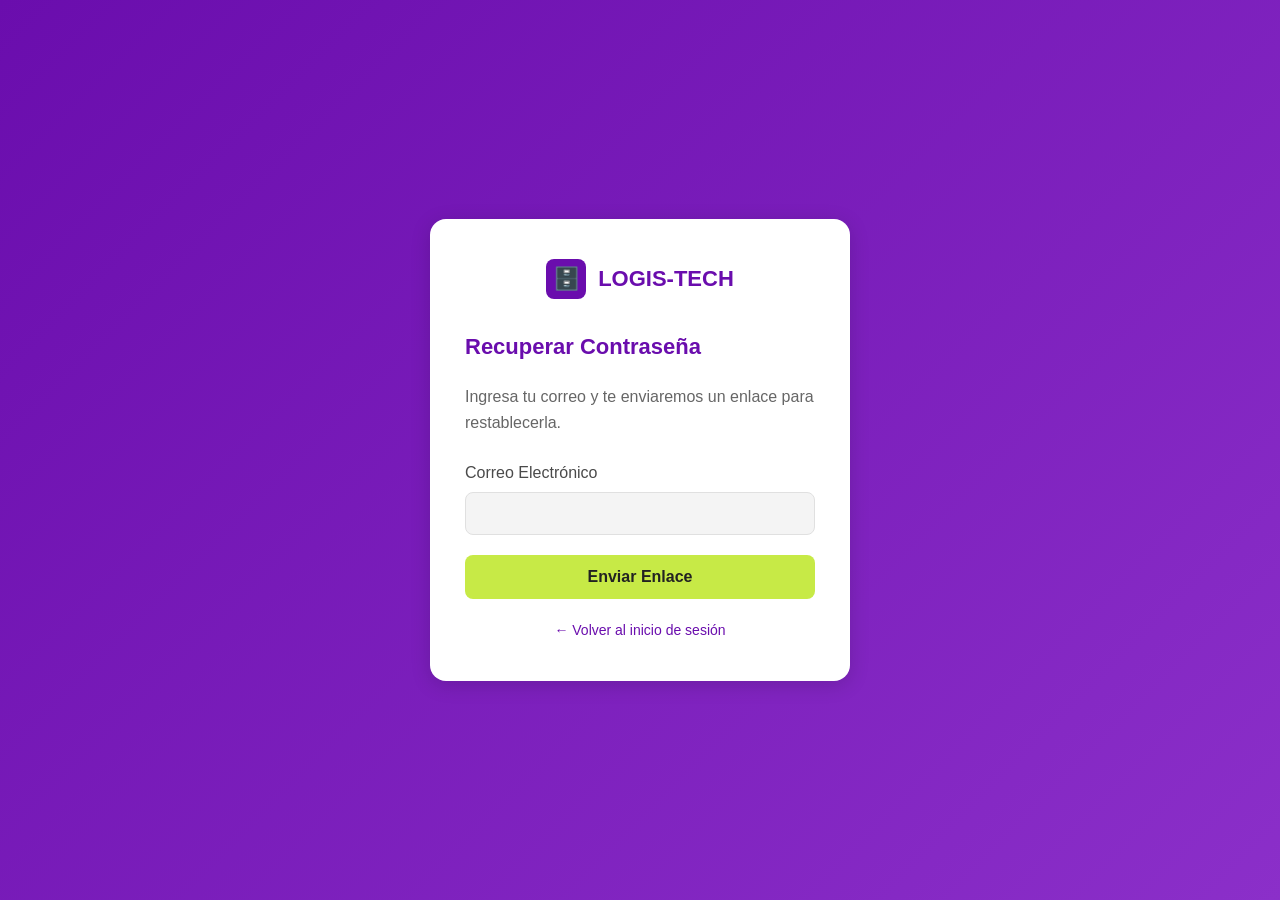
<file: recuperar.html>
<!DOCTYPE html>
<html lang="es">
<head>
    <meta charset="UTF-8">
    <meta name="viewport" content="width=device-width, initial-scale=1.0">
    <title>Recuperar Contraseña | LOGIS-TECH</title>
    <link rel="stylesheet" href="styles.css">
</head>
<body>
    <div class="contenedor-centro">
        <div class="tarjeta-auth">
            <div class="logo-titulo">
                <div class="logo-icono">🗄️</div>
                <span style="font-size: 22px; font-weight: bold; color: #6A0DAD;">LOGIS-TECH</span>
            </div>
            <h2>Recuperar Contraseña</h2>
            <p style="color:#666; margin-bottom:25px;">Ingresa tu correo y te enviaremos un enlace para restablecerla.</p>
            <form>
                <div class="grupo-input">
                    <label>Correo Electrónico</label>
                    <input type="email" required>
                </div>
                <button type="button" class="btn btn-verde">Enviar Enlace</button>
            </form>
            <div class="enlaces">
                <a href="login.html">← Volver al inicio de sesión</a>
            </div>
        </div>
    </div>
</body>
</html>
</file>
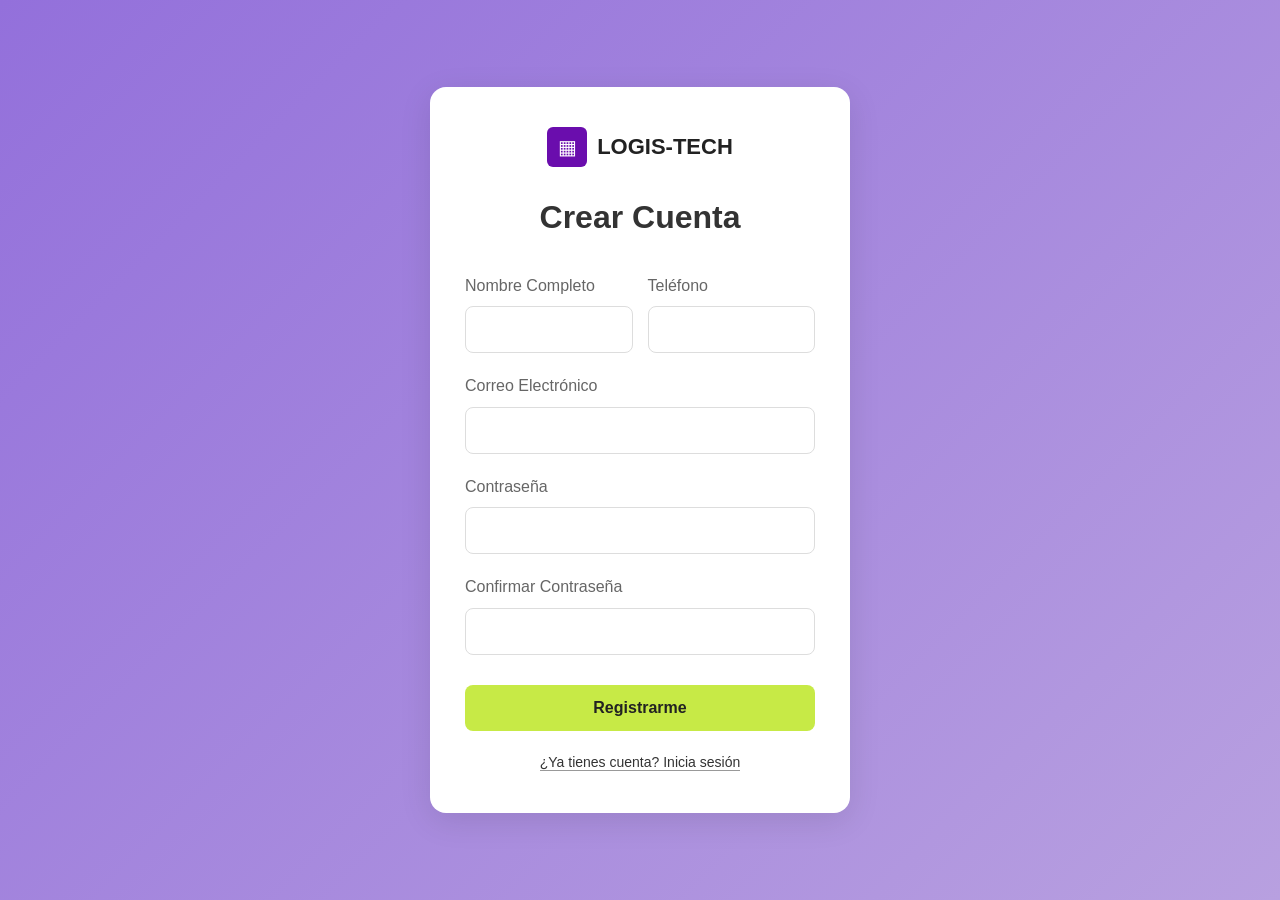
<file: registro.html>
<!DOCTYPE html>
<html lang="es">
<head>
    <meta charset="UTF-8">
    <meta name="viewport" content="width=device-width, initial-scale=1.0">
    <title>Crear Cuenta | LOGIS-TECH</title>
    <link rel="stylesheet" href="styles.css">
    <style>
        /* SOLO para esta pantalla — NO afecta otras */
        .contenedor-centro {
            background: linear-gradient(135deg, #9370DB 0%, #B8A0E0 100%) !important;
        }

        .tarjeta-auth {
            box-shadow: 0 8px 32px rgba(0, 0, 0, 0.1) !important;
        }

        h1 {
            color: #333 !important;
            font-weight: 600 !important;
            margin-bottom: 30px !important;
        }

        .fila-doble {
            display: grid !important;
            grid-template-columns: 1fr 1fr !important;
            gap: 15px !important;
        }

        .grupo-input label {
            color: #666 !important;
            font-weight: 500 !important;
            margin-bottom: 8px !important;
        }

        .grupo-input input {
            border: 1px solid #ddd !important;
            border-radius: 8px !important;
            padding: 14px 16px !important;
            font-size: 15px !important;
            background: #fff !important;
        }

        .btn-registrar {
            background: #C7EA46 !important;
            color: #222 !important;
            font-weight: 600 !important;
            font-size: 16px !important;
            padding: 14px !important;
            border-radius: 8px !important;
            border: none !important;
            cursor: pointer !important;
            width: 100% !important;
            margin-top: 10px !important;
        }

        .btn-registrar:hover {
            opacity: 0.95 !important;
        }

        .enlace-inicio {
            text-align: center !important;
            margin-top: 20px !important;
            font-size: 14px !important;
        }

        .enlace-inicio a {
            color: #333 !important;
            text-decoration: none !important;
            border-bottom: 1px solid #999 !important;
        }
    </style>
</head>
<body>
    <div class="contenedor-centro">
        <div class="tarjeta-auth">
            <!-- Logo -->
            <div style="text-align: center; margin-bottom: 25px;">
                <div style="display: inline-flex; align-items: center; gap: 10px;">
                    <div style="width: 40px; height: 40px; background: #6A0DAD; border-radius: 6px; display: flex; align-items: center; justify-content: center; color: white; font-size: 20px;">
                        ▦
                    </div>
                    <span style="font-size: 22px; font-weight: 600; color: #222;">LOGIS-TECH</span>
                </div>
            </div>

            <h1>Crear Cuenta</h1>

            <form>
                <!-- Nombre y Teléfono en la misma fila -->
                <div class="fila-doble">
                    <div class="grupo-input">
                        <label>Nombre Completo</label>
                        <input type="text" placeholder="" required>
                    </div>
                    <div class="grupo-input">
                        <label>Teléfono</label>
                        <input type="tel" placeholder="">
                    </div>
                </div>

                <!-- Correo Electrónico -->
                <div class="grupo-input">
                    <label>Correo Electrónico</label>
                    <input type="email" placeholder="" required>
                </div>

                <!-- Contraseña -->
                <div class="grupo-input">
                    <label>Contraseña</label>
                    <input type="password" placeholder="" required>
                </div>

                <!-- Confirmar Contraseña -->
                <div class="grupo-input">
                    <label>Confirmar Contraseña</label>
                    <input type="password" placeholder="" required>
                </div>

                <!-- Botón Registrarme — VERDE LIMÓN -->
                <button type="button" class="btn-registrar" onclick="window.location.href='login.html'">
                    Registrarme
                </button>
            </form>

            <!-- Enlace a Iniciar Sesión -->
            <div class="enlace-inicio">
                <a href="login.html">¿Ya tienes cuenta? Inicia sesión</a>
            </div>
        </div>
    </div>
</body>
</html>
</file>
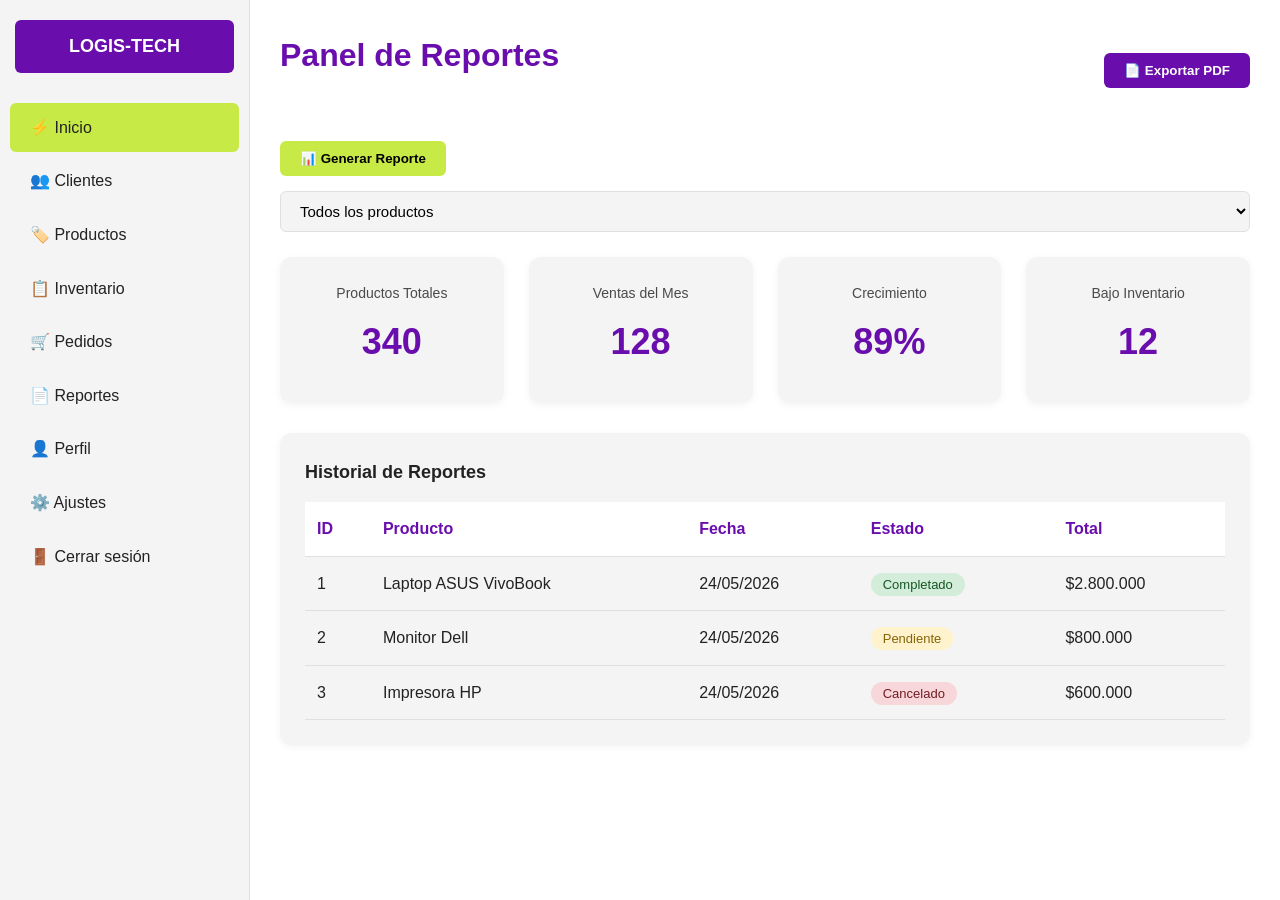
<file: reportes.html>
<!DOCTYPE html>
<html lang="es">
<head>
    <meta charset="UTF-8">
    <meta name="viewport" content="width=device-width, initial-scale=1.0">
    <title>Reportes | LOGIS-TECH</title>
    <link rel="stylesheet" href="styles.css">
</head>
<body>
    <div class="layout">
        <!-- Sidebar — TODO EL CONTENIDO IGUAL, SOLO COLORES CORREGIDOS -->
        <aside class="sidebar">
            <div class="sidebar-logo">LOGIS-TECH</div>
            <a href="dashboard.html" class="activo">⚡ Inicio</a>
            <a href="clientes.html">👥 Clientes</a>
            <a href="productos.html">🏷️ Productos</a>
            <a href="inventario.html">📋 Inventario</a>
            <a href="pedidos.html">🛒 Pedidos</a>
            <a href="reportes.html">📄 Reportes</a>
            <a href="perfil.html">👤 Perfil</a>
            <a href="ajustes.html">⚙️ Ajustes</a>
            <a href="login.html" class="cerrar-sesion">🚪 Cerrar sesión</a>
        </aside>
        <main class="contenido-principal">
            <div class="cabecera">
                <h1>Panel de Reportes</h1>
                <button class="btn-accion" style="background:var(--morado); color:white;">📄 Exportar PDF</button>
            </div>

            <div style="display:flex; gap:15px; margin-bottom:25px; flex-wrap:wrap;">
                <button class="btn-accion" style="background:var(--verde-limon);">📊 Generar Reporte</button>
                <select style="padding:10px 15px; border-radius:6px; border:1px solid var(--borde); background:var(--gris-claro);">
                    <option>Todos los productos</option>
                    <option>Ventas</option>
                    <option>Inventario</option>
                    <option>Clientes</option>
                </select>
            </div>

            <div class="tarjetas">
                <div class="tarjeta"><p>Productos Totales</p><h3>340</h3></div>
                <div class="tarjeta"><p>Ventas del Mes</p><h3>128</h3></div>
                <div class="tarjeta"><p>Crecimiento</p><h3>89%</h3></div>
                <div class="tarjeta"><p>Bajo Inventario</p><h3>12</h3></div>
            </div>

            <div class="tabla-contenedor">
                <h3>Historial de Reportes</h3>
                <table>
                    <thead>
                        <tr>
                            <th>ID</th>
                            <th>Producto</th>
                            <th>Fecha</th>
                            <th>Estado</th>
                            <th>Total</th>
                        </tr>
                    </thead>
                    <tbody>
                        <tr>
                            <td>1</td>
                            <td>Laptop ASUS VivoBook</td>
                            <td>24/05/2026</td>
                            <td><span class="badge badge-exito">Completado</span></td>
                            <td>$2.800.000</td>
                        </tr>
                        <tr>
                            <td>2</td>
                            <td>Monitor Dell</td>
                            <td>24/05/2026</td>
                            <td><span class="badge badge-pendiente">Pendiente</span></td>
                            <td>$800.000</td>
                        </tr>
                        <tr>
                            <td>3</td>
                            <td>Impresora HP</td>
                            <td>24/05/2026</td>
                            <td><span class="badge badge-peligro">Cancelado</span></td>
                            <td>$600.000</td>
                        </tr>
                    </tbody>
                </table>
            </div>
        </main>
    </div>
</body>
</html>
</file>
<file: styles.css>
:root {
    --fondo-lavanda:#f4f1ff
    --blanco: #ffffff;
    --morado: #6A0DAD;
    --verde-limon: #C7EA46;
    --blanco: #FFFFFF;
    --gris-claro: #F4F4F4;
    --gris-oscuro: #4A4A4A;
    --rojo-suave: #FF6B6B;
    --texto-primario: #222222;
    --borde: #E0E0E0;
    --exito: #28A745;
    --advertencia: #FFC107;
}

* {
    margin: 0;
    padding: 0;
    box-sizing: border-box;
    font-family: 'Segoe UI', Roboto, sans-serif;
}

body {
    background: var(--blanco);
    color: var(--texto-primario);
    line-height: 1.6;
}

.contenedor-centro {
    min-height: 100vh;
    display: flex;
    align-items: center;
    justify-content: center;
    background: linear-gradient(135deg, var(--morado) 0%, #8B2FC9 100%);
    padding: 20px;
}

.tarjeta-auth {
    background: var(--blanco);
    padding: 40px 35px;
    border-radius: 16px;
    box-shadow: 0 4px 20px rgba(0,0,0,0.15);
    width: 100%;
    max-width: 420px;
}

.logo-titulo {
    display: flex;
    align-items: center;
    justify-content: center;
    gap: 12px;
    margin-bottom: 30px;
}

.logo-icono {
    width: 40px;
    height: 40px;
    background: var(--morado);
    border-radius: 8px;
    display: flex;
    align-items: center;
    justify-content: center;
    color: white;
    font-size: 22px;
}

h1 { font-size: 32px; text-align: center; margin-bottom: 30px; color: var(--morado); }
h2 { font-size: 22px; margin-bottom: 20px; color: var(--morado); }
h3 { font-size: 18px; margin-bottom: 15px; color: var(--texto-primario); }

.grupo-input { margin-bottom: 20px; }

label {
    display: block;
    margin-bottom: 6px;
    font-weight: 500;
    color: var(--gris-oscuro);
}

input, select, textarea {
    width: 100%;
    padding: 12px 15px;
    border: 1px solid var(--borde);
    border-radius: 8px;
    font-size: 15px;
    background: var(--gris-claro);
    transition: border 0.3s;
}

input:focus, select:focus {
    outline: none;
    border-color: var(--morado);
    background: var(--blanco);
}

.btn {
    width: 100%;
    padding: 13px;
    border: none;
    border-radius: 8px;
    font-size: 16px;
    font-weight: 600;
    cursor: pointer;
    transition: all 0.2s;
}

.btn:hover { transform: translateY(-1px); box-shadow: 0 2px 8px rgba(0,0,0,0.15); }
.btn-verde { background: var(--verde-limon); color: #222; }
.btn-morado { background: var(--morado); color: white; }
.btn-rojo { background: var(--rojo-suave); color: white; }

.enlaces {
    text-align: center;
    margin-top: 20px;
    font-size: 14px;
}

.enlaces a {
    color: var(--morado);
    text-decoration: none;
    margin: 0 8px;
}

.checkbox-grupo {
    display: flex;
    align-items: center;
    gap: 8px;
    margin-bottom: 25px;
    color: var(--gris-oscuro);
}

.layout { display: flex; min-height: 100vh; }

.sidebar {
    width: 250px;
    background: var(--gris-claro);
    border-right: 1px solid var(--borde);
    padding: 20px 0;
    position: fixed;
    height: 100vh;
}

.sidebar-logo {
    background: var(--morado);
    color: white;
    padding: 12px;
    text-align: center;
    font-weight: bold;
    border-radius: 6px;
    margin: 0 15px 30px;
    font-size: 18px;
}

.sidebar a {
    display: flex;
    align-items: center;
    gap: 10px;
    padding: 12px 20px;
    color: var(--texto-primario);
    text-decoration: none;
    margin: 4px 10px;
    border-radius: 6px;
    transition: all 0.2s;
}

.sidebar a.activo, .sidebar a:hover {
    background: var(--verde-limon);
    color: var(--texto-primario);
}

.contenido-principal {
    flex: 1;
    margin-left: 250px;
    padding: 30px;
    background: var(--blanco);
}

.cabecera {
    display: flex;
    justify-content: space-between;
    align-items: center;
    margin-bottom: 30px;
    flex-wrap: wrap;
    gap: 15px;
}

.buscador {
    padding: 10px 15px;
    border: 1px solid var(--borde);
    border-radius: 8px;
    width: 280px;
    background: var(--gris-claro);
}

.tarjetas {
    display: grid;
    grid-template-columns: repeat(auto-fit, minmax(200px, 1fr));
    gap: 25px;
    margin-bottom: 30px;
}

.tarjeta {
    background: var(--gris-claro);
    padding: 25px;
    border-radius: 12px;
    box-shadow: 0 2px 8px rgba(0,0,0,0.05);
    text-align: center;
}

.tarjeta h3 { font-size: 36px; margin: 8px 0; color: var(--morado); }
.tarjeta p { color: var(--gris-oscuro); font-size: 14px; }

.pestañas {
    display: flex;
    gap: 5px;
    margin-bottom: 20px;
    border-bottom: 1px solid var(--borde);
}

.pestaña {
    padding: 12px 25px;
    cursor: pointer;
    border-bottom: 3px solid transparent;
    color: var(--gris-oscuro);
    font-weight: 500;
}

.pestaña.activa {
    border-bottom-color: var(--morado);
    color: var(--morado);
    font-weight: 600;
}

.tabla-contenedor {
    background: var(--gris-claro);
    padding: 25px;
    border-radius: 12px;
    box-shadow: 0 2px 8px rgba(0,0,0,0.05);
    overflow-x: auto;
}

.tabla-acciones-superior {
    display: flex;
    justify-content: flex-end;
    gap: 12px;
    margin-bottom: 20px;
}

table {
    width: 100%;
    border-collapse: collapse;
    margin-top: 15px;
}

th, td {
    padding: 14px 12px;
    text-align: left;
    border-bottom: 1px solid var(--borde);
}

th { background: var(--blanco); font-weight: 600; color: var(--morado); }

.badge {
    padding: 4px 12px;
    border-radius: 20px;
    font-size: 13px;
    font-weight: 500;
}

.badge-exito { background: #d4edda; color: #155724; }
.badge-pendiente { background: #fff3cd; color: #856404; }
.badge-peligro { background: #f8d7da; color: #721c24; }
.badge-stock { background: var(--verde-limon); color: #222; }

.acciones button {
    background: none;
    border: none;
    cursor: pointer;
    margin: 0 4px;
    font-size: 16px;
    color: var(--morado);
}

.alerta {
    padding: 15px 20px;
    border-radius: 8px;
    margin-bottom: 20px;
}

.alerta-exito { background: #d4edda; color: #155724; border-left: 4px solid var(--exito); }
.alerta-error { background: var(--rojo-suave); color: #721c24; border-left: 4px solid var(--rojo-suave); }
.alerta-info { background: #d1ecf1; color: #0c5460; border-left: 4px solid var(--morado); }

.fila-doble {
    display: grid;
    grid-template-columns: 1fr 1fr;
    gap: 20px;
}

.btn-accion {
    padding: 10px 20px;
    border: none;
    border-radius: 6px;
    font-weight: 600;
    cursor: pointer;
    transition: all 0.2s;
}

.btn-accion:hover { opacity: 0.9; }

hr { border: none; border-top: 1px solid var(--borde); margin: 25px 0; }
</file>
